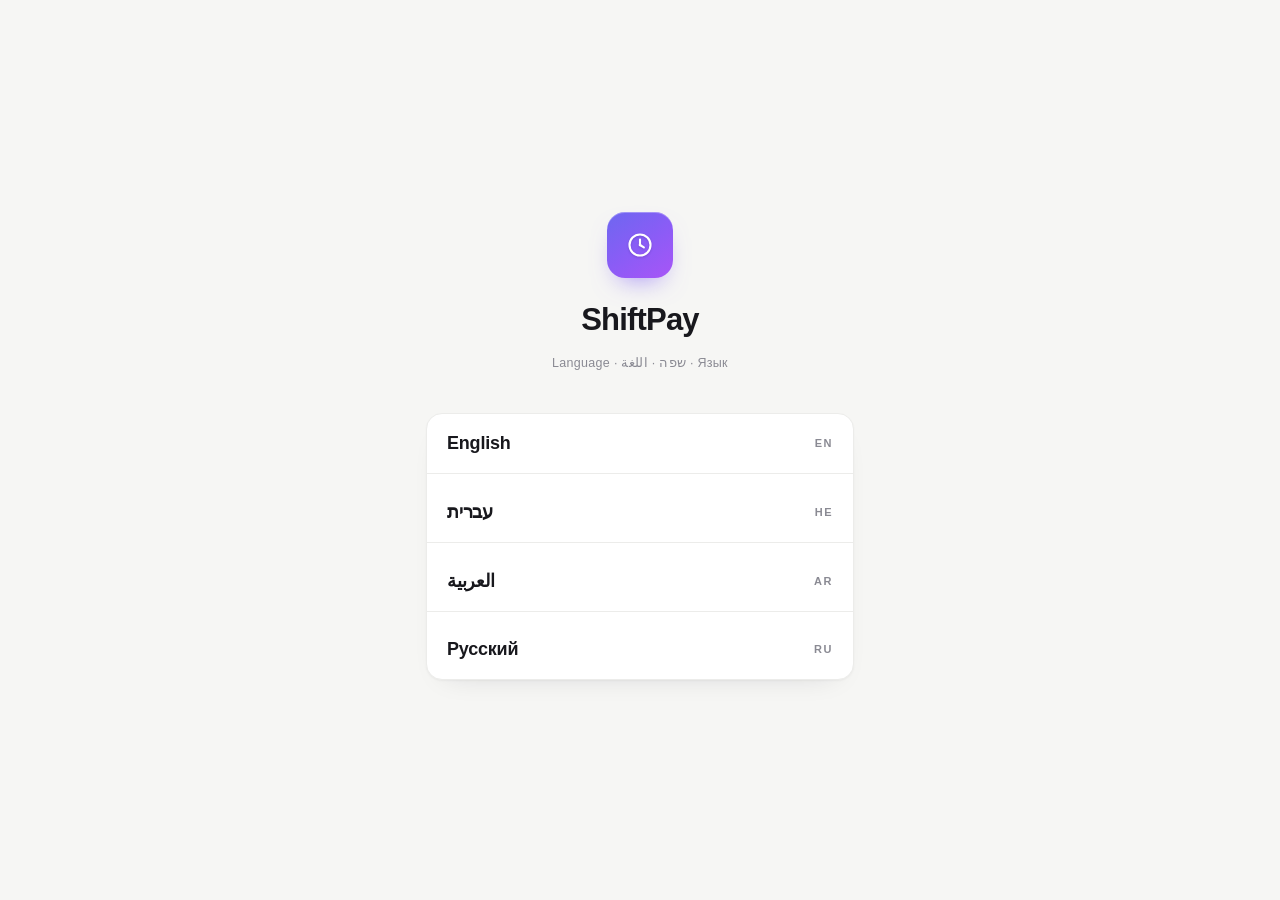
<file: index.html>
<!DOCTYPE html>
<html lang="en">
<head>
  <meta charset="UTF-8" />
  <meta name="viewport" content="width=device-width, initial-scale=1.0, viewport-fit=cover" />
  <meta name="theme-color" content="#f6f6f4" />
  <meta name="format-detection" content="telephone=no" />
  <meta name="description" content="Track shifts and calculate your salary with morning, evening and night rates." />
  <meta name="apple-mobile-web-app-capable" content="yes" />
  <meta name="mobile-web-app-capable" content="yes" />
  <meta name="apple-mobile-web-app-status-bar-style" content="default" />
  <meta name="apple-mobile-web-app-title" content="ShiftPay" />
  <title>ShiftPay — Salary Calculator</title>
  <link rel="manifest" href="manifest.webmanifest" />
  <link rel="icon" href="icons/icon-192.png" />
  <link rel="apple-touch-icon" href="icons/icon-192.png" />
  <link rel="stylesheet" href="styles.css" />
</head>
<body>

  <!-- ============ LANGUAGE SELECT (first run) ============ -->
  <section id="lang-screen" class="screen lang-screen" hidden>
    <div class="lang-hero">
      <div class="onb-logo"><svg viewBox="0 0 24 24" width="30" height="30" fill="none" stroke="currentColor" stroke-width="1.7" stroke-linecap="round" stroke-linejoin="round"><circle cx="12" cy="12" r="8.4"/><path d="M12 7.6V12l3.1 1.9"/><circle cx="12" cy="12" r="1.05" fill="currentColor" stroke="none"/></svg></div>
      <h1>ShiftPay</h1>
      <p class="lang-title">Language · שפה · اللغة · Язык</p>
    </div>
    <div id="lang-grid" class="lang-grid"></div>
  </section>

  <!-- ============ ONBOARDING ============ -->
  <section id="onboarding" class="screen onboarding" hidden>
    <div class="onb-hero">
      <div class="onb-logo"><svg viewBox="0 0 24 24" width="30" height="30" fill="none" stroke="currentColor" stroke-width="1.7" stroke-linecap="round" stroke-linejoin="round"><circle cx="12" cy="12" r="8.4"/><path d="M12 7.6V12l3.1 1.9"/><circle cx="12" cy="12" r="1.05" fill="currentColor" stroke="none"/></svg></div>
      <h1>ShiftPay</h1>
      <p class="onb-sub" data-i18n="onb_tagline">Track your shifts. Know your pay — to the minute.</p>
    </div>

    <form id="onb-form" class="onb-card" autocomplete="off">
      <label class="field">
        <span class="field-label"><span data-i18n="onb_name">Your name</span> <span class="req">*</span></span>
        <input id="onb-name" type="text" inputmode="text" placeholder="e.g. Alex" data-i18n-ph="onb_name_ph" required maxlength="40" />
      </label>

      <label class="field">
        <span class="field-label"><span data-i18n="onb_wage">Hourly wage</span> <span class="req">*</span></span>
        <div class="rate-row">
          <input id="onb-currency" class="cur-input" type="text" value="₪" maxlength="3" aria-label="Currency symbol" />
          <input id="onb-rate" type="number" inputmode="decimal" placeholder="0.00" min="0" step="0.01" required />
          <span class="rate-suffix">/hr</span>
        </div>
        <span class="field-hint" data-i18n="onb_hint">Everything builds on this: daily 100/125/150% tiers, the Friday weekly-42 h rule, paid vacation (8.6 h) and unpaid breaks.</span>
      </label>

      <button type="submit" class="btn-primary btn-block" data-i18n="onb_start">Get started →</button>
    </form>

    <div class="onb-rates">
      <div class="rate-chip"><span class="dot dot-morning"></span><span data-i18n="chip_morning">Morning · tiered</span></div>
      <div class="rate-chip"><span class="dot dot-evening"></span><span data-i18n="chip_evening">Evening · 125→150%</span></div>
      <div class="rate-chip"><span class="dot dot-night"></span><span data-i18n="chip_night">Night · 150%</span></div>
      <div class="rate-chip"><span class="dot dot-friday"></span><span data-i18n="chip_friday">Friday · 42h weekly</span></div>
      <div class="rate-chip"><span class="dot dot-vac"></span><span data-i18n="chip_vacation">Vacation · 8.6h</span></div>
    </div>
  </section>

  <!-- ============ MAIN APP ============ -->
  <main id="app" class="screen" hidden>
    <!-- Hero header with month summary -->
    <header class="hero">
      <div class="hero-top">
        <div class="greet">
          <span class="greet-hi" id="greet-hi">Hi, there 👋</span>
        </div>
        <button id="btn-settings" class="icon-btn" aria-label="Settings"><svg viewBox="0 0 24 24" width="20" height="20" fill="none" stroke="currentColor" stroke-width="1.6" stroke-linecap="round" stroke-linejoin="round"><circle cx="12" cy="12" r="3"/><path d="M19.4 15a1.65 1.65 0 0 0 .33 1.82l.06.06a2 2 0 1 1-2.83 2.83l-.06-.06a1.65 1.65 0 0 0-1.82-.33 1.65 1.65 0 0 0-1 1.51V21a2 2 0 0 1-4 0v-.09A1.65 1.65 0 0 0 9 19.4a1.65 1.65 0 0 0-1.82.33l-.06.06a2 2 0 1 1-2.83-2.83l.06-.06a1.65 1.65 0 0 0 .33-1.82 1.65 1.65 0 0 0-1.51-1H3a2 2 0 0 1 0-4h.09A1.65 1.65 0 0 0 4.6 9a1.65 1.65 0 0 0-.33-1.82l-.06-.06a2 2 0 1 1 2.83-2.83l.06.06a1.65 1.65 0 0 0 1.82.33H9a1.65 1.65 0 0 0 1-1.51V3a2 2 0 0 1 4 0v.09a1.65 1.65 0 0 0 1 1.51 1.65 1.65 0 0 0 1.82-.33l.06-.06a2 2 0 1 1 2.83 2.83l-.06.06a1.65 1.65 0 0 0-.33 1.82V9a1.65 1.65 0 0 0 1.51 1H21a2 2 0 0 1 0 4h-.09a1.65 1.65 0 0 0-1.51 1z"/></svg></button>
      </div>

      <div class="month-nav">
        <button id="prev-month" class="icon-btn ghost" aria-label="Previous month">‹</button>
        <button id="month-label" class="month-label" aria-label="Jump to today">June 2026</button>
        <button id="next-month" class="icon-btn ghost" aria-label="Next month">›</button>
      </div>

      <div class="summary">
        <div class="summary-main">
          <span class="summary-cap" data-i18n="earned">Earned this month</span>
          <span id="month-total" class="summary-amount">₪0.00</span>
          <button id="month-net-toggle" class="summary-net-row" hidden aria-expanded="false">
            <span class="summary-net-cap" data-i18n="net_pay">Net pay (est.)</span>
            <span id="month-net" class="summary-net-amount">₪0.00</span>
          </button>
        </div>
        <div class="summary-stats">
          <div class="stat"><span id="month-hours" class="stat-num">0</span><span class="stat-cap" data-i18n="stat_hours">hours</span></div>
          <div class="stat"><span id="month-shifts" class="stat-num">0</span><span class="stat-cap" data-i18n="stat_shifts">entries</span></div>
        </div>
      </div>

      <div id="net-breakdown" class="net-breakdown" hidden>
        <div class="nb-row"><span data-i18n="nb_tax">Income tax</span><span id="nb-tax">₪0.00</span></div>
        <div class="nb-row"><span data-i18n="nb_ni">National Insurance</span><span id="nb-ni">₪0.00</span></div>
        <div class="nb-row"><span data-i18n="nb_health">Health tax</span><span id="nb-health">₪0.00</span></div>
        <div class="nb-row" id="nb-pension-row"><span data-i18n="nb_pension">Pension</span><span id="nb-pension">₪0.00</span></div>
        <div class="nb-row nb-total"><span data-i18n="nb_net">Net pay</span><span id="nb-net">₪0.00</span></div>
        <p class="field-hint" data-i18n="tax_disclaimer">Estimate only, based on 2026 national rates — not a substitute for your real payslip.</p>
      </div>
    </header>

    <!-- Calendar / List -->
    <section class="cal-wrap">
      <div class="seg view-seg" id="view-seg" role="group" aria-label="View">
        <button class="seg-btn" data-view="list" aria-pressed="true" data-i18n="view_list">List</button>
        <button class="seg-btn" data-view="calendar" aria-pressed="false" data-i18n="view_calendar">Calendar</button>
      </div>

      <div id="calendar-view" hidden>
        <div class="weekdays" id="weekdays"></div>
        <div id="calendar" class="calendar"></div>
      </div>

      <div id="table-view">
        <div id="month-table" class="month-table"></div>
      </div>

      <p id="empty-hint" class="empty-hint" hidden data-i18n-html="empty_hint">No shifts this month yet.<br/>Tap <b>any day</b> above — or <b>＋ Today</b> — to log your first shift.</p>
      <p class="cal-tip" data-i18n="cal_tip">Tap any day to add or edit a shift.</p>
    </section>

    <!-- Rate legend -->
    <section class="legend">
      <div class="legend-item"><span class="dot dot-morning"></span><b data-i18n="leg_morning">Morning</b><span data-i18n="leg_d_morning">9h 100% · +2h 125% · then 150%</span></div>
      <div class="legend-item"><span class="dot dot-evening"></span><b data-i18n="leg_evening">Evening</b><span data-i18n="leg_d_evening">until 23:00 125% · 23:00+ 150%</span></div>
      <div class="legend-item"><span class="dot dot-night"></span><b data-i18n="leg_night">Night</b><span data-i18n="leg_d_night">every hour 150%</span></div>
      <div class="legend-item"><span class="dot dot-friday"></span><b data-i18n="leg_friday">Friday</b><span data-i18n="leg_d_friday">completes 42h/week 100% · +2h 125% · then 150%</span></div>
      <div class="legend-item"><span class="dot dot-vac"></span><b data-i18n="leg_vacation">Vacation</b><span data-i18n="leg_d_vacation">8.6h × wage @ 100%</span></div>
      <div class="legend-item"><span class="dot dot-sick"></span><b data-i18n="leg_sick">Sick</b><span data-i18n="leg_d_sick">day 1: 0% · 2–3: 50% · 4+: 100% (8.6h)</span></div>
      <div class="legend-foot" data-i18n="leg_foot">Unpaid break removed from the lowest-rate hours: 45 min/day · 15 min on Friday.</div>
    </section>

    <button id="fab-today" class="fab" aria-label="Add a shift for today" data-i18n="fab_today">＋ Today</button>
  </main>

  <!-- ============ SHIFT EDITOR (bottom sheet) ============ -->
  <div id="sheet-backdrop" class="backdrop" hidden></div>
  <section id="sheet" class="sheet" hidden aria-modal="true" role="dialog">
    <div class="sheet-handle"></div>
    <header class="sheet-head">
      <h2 id="sheet-date">Shift</h2>
      <button id="sheet-close" class="icon-btn" aria-label="Close">✕</button>
    </header>

    <div class="sheet-body">
      <!-- Day mode: worked shift vs paid vacation -->
      <div class="seg" id="mode-seg" role="group" aria-label="Day type">
        <button class="seg-btn" data-mode="work" aria-pressed="true" data-i18n="mode_work">Work shift</button>
        <button class="seg-btn" data-mode="vacation" aria-pressed="false" data-i18n="mode_vacation">Vacation</button>
        <button class="seg-btn" data-mode="sick" aria-pressed="false" data-i18n="mode_sick">Sick</button>
      </div>

      <!-- WORK fields -->
      <div id="work-fields">
        <p id="friday-note" class="info-note" hidden data-i18n-html="friday_note"><b>Friday</b> — paid by the weekly 42 h rule.</p>

        <div class="seg" id="type-seg" role="group" aria-label="Shift type">
          <button class="seg-btn" data-type="morning" aria-pressed="false"><span class="dot dot-morning"></span><span data-i18n="type_morning">Morning</span></button>
          <button class="seg-btn" data-type="evening" aria-pressed="false"><span class="dot dot-evening"></span><span data-i18n="type_evening">Evening</span></button>
          <button class="seg-btn" data-type="night" aria-pressed="false"><span class="dot dot-night"></span><span data-i18n="type_night">Night</span></button>
        </div>

        <div class="time-row">
          <label class="field">
            <span class="field-label" data-i18n="f_start">Start</span>
            <input id="in-start" type="time" value="07:00" step="60" aria-label="Shift start time" />
          </label>
          <label class="field">
            <span class="field-label" data-i18n="f_end">End</span>
            <input id="in-end" type="time" value="16:00" step="60" aria-label="Shift end time" />
          </label>
        </div>
        <p class="time-tip" data-i18n="time_tip">Tap a field to pick the time. End before start = ends next day.</p>
        <p id="crosses-midnight" class="midnight-note" hidden data-i18n="midnight">Ends next day (crosses midnight) 🌓</p>
      </div>

      <!-- VACATION info -->
      <p id="vacation-note" class="info-note" hidden data-i18n-html="vacation_note"><b>Paid vacation</b> — pays 8.6 h × your hourly wage at 100%.</p>

      <!-- SICK info -->
      <p id="sick-note" class="info-note" hidden data-i18n-html="sick_note"><b>Paid sick leave</b> — by consecutive days: day 1 = 0%, days 2–3 = 50%, day 4+ = 100% of 8.6 h. Fri/Sat aren’t paid or counted, but don’t break the run.</p>

      <label class="field">
        <span class="field-label"><span data-i18n="note">Note</span> <span class="opt" data-i18n="note_opt">(optional)</span></span>
        <input id="in-note" type="text" placeholder="e.g. covered for Sam" data-i18n-ph="note_ph" maxlength="60" />
      </label>

      <!-- Live preview -->
      <div id="preview" class="preview">
        <div class="preview-top">
          <span id="prev-type" class="prev-type">Morning</span>
          <span id="prev-pay" class="prev-pay">₪0.00</span>
        </div>
        <div id="prev-bars" class="prev-bars"></div>
        <div id="prev-rows" class="prev-rows"></div>
      </div>

      <div class="sheet-actions">
        <button id="btn-delete" class="btn-ghost-danger" hidden data-i18n="btn_delete">Delete</button>
        <button id="btn-save" class="btn-primary btn-grow" data-i18n="btn_save">Save</button>
      </div>
    </div>
  </section>

  <!-- ============ SETTINGS (bottom sheet) ============ -->
  <div id="set-backdrop" class="backdrop" hidden></div>
  <section id="settings" class="sheet" hidden aria-modal="true" role="dialog">
    <div class="sheet-handle"></div>
    <header class="sheet-head set-head">
      <div class="set-brand">
        <span class="onb-logo set-logo"><svg viewBox="0 0 24 24" width="20" height="20" fill="none" stroke="currentColor" stroke-width="1.7" stroke-linecap="round" stroke-linejoin="round"><circle cx="12" cy="12" r="8.4"/><path d="M12 7.6V12l3.1 1.9"/><circle cx="12" cy="12" r="1.05" fill="currentColor" stroke="none"/></svg></span>
        <h2 data-i18n="set_title">Settings</h2>
      </div>
      <button id="set-close" class="icon-btn" aria-label="Close">✕</button>
    </header>
    <div class="sheet-body">

      <section class="set-section">
        <div class="set-section-head">
          <span class="set-ico"><svg viewBox="0 0 24 24" width="17" height="17" fill="none" stroke="currentColor" stroke-width="1.7" stroke-linecap="round" stroke-linejoin="round"><path d="M7 18a4 4 0 0 1-.5-7.97A5 5 0 0 1 16 9.2 3.5 3.5 0 0 1 17 18z"/></svg></span>
          <div class="set-section-title" data-i18n="acc_title">Account</div>
        </div>
        <div id="acc-signedout">
          <button id="btn-signin" class="btn-ghost btn-block" data-i18n="acc_signin">Sign in / Create account</button>
        </div>
        <div id="acc-signedin" hidden>
          <p class="acc-email" id="acc-email"></p>
          <p class="acc-sync" id="acc-sync"></p>
          <button id="btn-admin" class="btn-ghost btn-block" hidden data-i18n="admin_open">View all users (admin)</button>
          <button id="btn-signout" class="btn-ghost-danger btn-block" data-i18n="acc_signout">Sign out</button>
        </div>
      </section>

      <section class="set-section">
        <div class="set-section-head">
          <span class="set-ico"><svg viewBox="0 0 24 24" width="17" height="17" fill="none" stroke="currentColor" stroke-width="1.7" stroke-linecap="round" stroke-linejoin="round"><circle cx="12" cy="8" r="3.2"/><path d="M5.5 19a6.5 6.5 0 0 1 13 0"/></svg></span>
          <div class="set-section-title" data-i18n="set_sec_profile">Profile</div>
        </div>
        <label class="field">
          <span class="field-label" data-i18n="set_name">Name</span>
          <input id="set-name" type="text" maxlength="40" />
        </label>
        <label class="field">
          <span class="field-label" data-i18n="set_wage">Hourly wage</span>
          <div class="rate-row">
            <input id="set-currency" class="cur-input" type="text" maxlength="3" />
            <input id="set-rate" type="number" inputmode="decimal" min="0" step="0.01" />
            <span class="rate-suffix">/hr</span>
          </div>
          <span class="field-hint" data-i18n="set_wage_hint">Changing your wage affects only new shifts — past days keep the wage they were saved with.</span>
        </label>
      </section>

      <section class="set-section">
        <div class="set-section-head">
          <span class="set-ico"><svg viewBox="0 0 24 24" width="17" height="17" fill="none" stroke="currentColor" stroke-width="1.7" stroke-linecap="round" stroke-linejoin="round"><line x1="6" y1="18" x2="18" y2="6"/><circle cx="7.5" cy="7.5" r="1.6"/><circle cx="16.5" cy="16.5" r="1.6"/></svg></span>
          <div class="set-section-titles">
            <div class="set-section-title" data-i18n="tax_title">Tax &amp; deductions</div>
            <div class="set-section-sub" data-i18n="tax_hint">Estimate income tax, National Insurance, health tax &amp; pension — see net pay, not just gross.</div>
          </div>
        </div>

        <div class="field">
          <span class="field-label" data-i18n="tax_enable">Calculate net pay</span>
          <div class="seg" id="tax-en-seg" role="group" aria-label="Enable tax calculation">
            <button type="button" class="seg-btn" data-val="0" aria-pressed="true" data-i18n="opt_no">No</button>
            <button type="button" class="seg-btn" data-val="1" aria-pressed="false" data-i18n="opt_yes">Yes</button>
          </div>
        </div>

        <div id="tax-fields" hidden>
          <label class="field">
            <span class="field-label" data-i18n="tax_credit_points">Tax credit points</span>
            <input id="tax-credit-points" type="number" inputmode="decimal" min="0" step="0.25" />
            <span class="field-hint" data-i18n="tax_credit_points_hint">Standard is 2.25 — women get +0.5 (2.75). Check Form 101 or a payslip if unsure.</span>
          </label>

          <div class="field">
            <span class="field-label" data-i18n="tax_periphery_enable">Development-town / periphery tax reduction?</span>
            <div class="seg" id="tax-periphery-seg" role="group" aria-label="Periphery tax reduction">
              <button type="button" class="seg-btn" data-val="0" aria-pressed="true" data-i18n="opt_no">No</button>
              <button type="button" class="seg-btn" data-val="1" aria-pressed="false" data-i18n="opt_yes">Yes</button>
            </div>
            <span class="field-hint" data-i18n="tax_periphery_enable_hint">A discount on the tax itself for residents of certain settlements (Negev/Galilee development towns, border communities, Eilat…), per the Tax Authority's list.</span>
          </div>
          <label class="field" id="tax-periphery-rate-field" hidden>
            <span class="field-label" data-i18n="tax_periphery_rate">Discount percentage</span>
            <div class="rate-row">
              <input id="tax-periphery-rate" type="number" inputmode="decimal" min="0" max="25" step="0.5" />
              <span class="rate-suffix">%</span>
            </div>
            <span class="field-hint" data-i18n="tax_periphery_rate_hint">Commonly 7–20% depending on the settlement — check your Tax Authority certificate or payslip. Applies up to ₪22,380/month of income.</span>
          </label>

          <div class="field">
            <span class="field-label" data-i18n="tax_pension_enable">Pension deduction</span>
            <div class="seg" id="pension-en-seg" role="group" aria-label="Pension deduction">
              <button type="button" class="seg-btn" data-val="0" aria-pressed="false" data-i18n="opt_no">No</button>
              <button type="button" class="seg-btn" data-val="1" aria-pressed="true" data-i18n="opt_yes">Yes</button>
            </div>
          </div>
          <label class="field" id="pension-rate-field">
            <span class="field-label" data-i18n="tax_pension_rate">Pension rate (your share)</span>
            <div class="rate-row">
              <input id="tax-pension-rate" type="number" inputmode="decimal" min="0" max="100" step="0.1" />
              <span class="rate-suffix">%</span>
            </div>
            <span class="field-hint" data-i18n="tax_pension_rate_hint">The mandatory standard rate is 6%.</span>
          </label>

          <div class="field">
            <span class="field-label" data-i18n="tax_second_job">Do you have a second job?</span>
            <div class="seg" id="tax-2nd-seg" role="group" aria-label="Second job">
              <button type="button" class="seg-btn" data-val="0" aria-pressed="true" data-i18n="opt_no">No</button>
              <button type="button" class="seg-btn" data-val="1" aria-pressed="false" data-i18n="opt_yes">Yes</button>
            </div>
          </div>

          <div id="tax-2nd-fields" hidden>
            <div class="field">
              <span class="field-label" data-i18n="tax_is_primary">Is the job tracked in this app your primary employer?</span>
              <div class="seg" id="tax-primary-seg" role="group" aria-label="Is this job your primary employer">
                <button type="button" class="seg-btn" data-val="1" aria-pressed="true" data-i18n="opt_yes">Yes</button>
                <button type="button" class="seg-btn" data-val="0" aria-pressed="false" data-i18n="opt_no">No</button>
              </div>
              <span class="field-hint" data-i18n="tax_is_primary_hint">Your primary employer is the one that gets your full tax credit points and the reduced National Insurance rate.</span>
            </div>

            <label class="field" id="tax-primary-gross-field">
              <span class="field-label" data-i18n="tax_primary_gross">Gross monthly salary at your primary employer</span>
              <div class="rate-row">
                <input id="tax-primary-gross" type="number" inputmode="decimal" min="0" step="0.01" />
                <span class="rate-suffix" id="tax-primary-gross-cur">₪</span>
              </div>
            </label>

            <div class="field">
              <span class="field-label" data-i18n="tax_coordination">Do you have tax coordination (תיאום מס)?</span>
              <div class="seg" id="tax-coord-seg" role="group" aria-label="Tax coordination">
                <button type="button" class="seg-btn" data-val="0" aria-pressed="true" data-i18n="opt_no">No</button>
                <button type="button" class="seg-btn" data-val="1" aria-pressed="false" data-i18n="opt_yes">Yes</button>
              </div>
              <span class="field-hint" data-i18n="tax_coordination_hint">Without it, your second job must withhold tax at a flat 47%, by law.</span>
            </div>

            <div class="field">
              <span class="field-label" data-i18n="tax_ni_coordination">Do you have National Insurance coordination (תיאום דמי ביטוח)?</span>
              <div class="seg" id="ni-coord-seg" role="group" aria-label="National Insurance coordination">
                <button type="button" class="seg-btn" data-val="0" aria-pressed="true" data-i18n="opt_no">No</button>
                <button type="button" class="seg-btn" data-val="1" aria-pressed="false" data-i18n="opt_yes">Yes</button>
              </div>
              <span class="field-hint" data-i18n="tax_ni_coordination_hint">Without it, your second job pays the full National Insurance rate on all of its pay.</span>
            </div>
          </div>

          <p class="info-note" data-i18n-html="tax_tips">Tips</p>
          <p class="field-hint" data-i18n="tax_disclaimer">Estimate only, based on 2026 national rates — not a substitute for your real payslip.</p>
        </div>
      </section>

      <section class="set-section">
        <div class="set-section-head">
          <span class="set-ico"><svg viewBox="0 0 24 24" width="17" height="17" fill="none" stroke="currentColor" stroke-width="1.7" stroke-linecap="round" stroke-linejoin="round"><circle cx="12" cy="12" r="8.5"/><path d="M12 8.2v7.6M8.2 12h7.6"/></svg></span>
          <div class="set-section-titles">
            <div class="set-section-title" data-i18n="ex_title">Extra payments</div>
            <div class="set-section-sub" data-i18n="ex_hint">Travel, meals, allowances… added to your monthly total.</div>
          </div>
        </div>
        <div id="extras-list"></div>
        <button id="btn-add-extra" class="btn-ghost" data-i18n="ex_add">+ Add payment</button>
      </section>

      <section class="set-section">
        <div class="set-section-head">
          <span class="set-ico"><svg viewBox="0 0 24 24" width="17" height="17" fill="none" stroke="currentColor" stroke-width="1.7" stroke-linecap="round" stroke-linejoin="round"><path d="M4 8h8M16 8h4M4 16h4M12 16h8"/><circle cx="14" cy="8" r="2"/><circle cx="10" cy="16" r="2"/></svg></span>
          <div class="set-section-title" data-i18n="set_sec_prefs">Preferences</div>
        </div>
        <div class="field">
          <span class="field-label" data-i18n="set_lang">Language</span>
          <div id="lang-seg" class="lang-grid lang-grid-sm"></div>
        </div>
        <div class="field">
          <span class="field-label" data-i18n="set_appear">Appearance</span>
          <div class="seg" id="theme-seg" role="group" aria-label="Theme">
            <button class="seg-btn" data-theme="system" aria-pressed="false" data-i18n="th_auto">Auto</button>
            <button class="seg-btn" data-theme="light" aria-pressed="false" data-i18n="th_light">Light</button>
            <button class="seg-btn" data-theme="dark" aria-pressed="false" data-i18n="th_dark">Dark</button>
          </div>
        </div>
      </section>

      <button id="set-save" class="btn-primary btn-block" data-i18n="set_save">Save changes</button>

      <section class="set-section">
        <div class="set-section-head">
          <span class="set-ico"><svg viewBox="0 0 24 24" width="17" height="17" fill="none" stroke="currentColor" stroke-width="1.7" stroke-linecap="round" stroke-linejoin="round"><path d="M7 18a4 4 0 0 1-.5-7.97A5 5 0 0 1 16 9.2 3.5 3.5 0 0 1 17 18"/><path d="M12 11v6M9.5 13.4 12 11l2.5 2.4"/></svg></span>
          <div class="set-section-titles">
            <div class="set-section-title" data-i18n="set_backup">Cloud backup</div>
            <div class="set-section-sub" data-i18n="backup_hint">Save a copy to Google Drive / iCloud / Files, then load it on any device.</div>
          </div>
        </div>
        <button id="btn-backup" class="btn-ghost" data-i18n="backup_save">Back up my data</button>
        <button id="btn-restore" class="btn-ghost" data-i18n="restore_btn">Restore from a backup</button>
        <input id="restore-file" type="file" accept="application/json,.json" hidden />
      </section>

      <section class="set-section">
        <div class="set-section-head">
          <span class="set-ico"><svg viewBox="0 0 24 24" width="17" height="17" fill="none" stroke="currentColor" stroke-width="1.7" stroke-linecap="round" stroke-linejoin="round"><ellipse cx="12" cy="6" rx="7" ry="2.6"/><path d="M5 6v6c0 1.4 3.1 2.6 7 2.6s7-1.2 7-2.6V6M5 12v6c0 1.4 3.1 2.6 7 2.6s7-1.2 7-2.6v-6"/></svg></span>
          <div class="set-section-title" data-i18n="set_sec_data">Data</div>
        </div>
        <button id="btn-export-csv" class="btn-ghost" data-i18n="exp_csv">Export this month (CSV)</button>
        <button id="btn-clear" class="btn-ghost-danger btn-block" data-i18n="erase">Erase all data</button>
      </section>

      <p class="version" data-i18n="version">ShiftPay · works offline · data stays on this device</p>
      <p class="version" id="app-build" style="opacity:.55"></p>
    </div>
  </section>

  <!-- ============ SIGN IN (required gate screen) ============ -->
  <section id="auth-screen" class="screen onboarding" hidden>
    <div class="onb-hero">
      <div class="onb-logo"><svg viewBox="0 0 24 24" width="30" height="30" fill="none" stroke="currentColor" stroke-width="1.7" stroke-linecap="round" stroke-linejoin="round"><circle cx="12" cy="12" r="8.4"/><path d="M12 7.6V12l3.1 1.9"/><circle cx="12" cy="12" r="1.05" fill="currentColor" stroke="none"/></svg></div>
      <h1>ShiftPay</h1>
      <p class="onb-sub" id="auth-title" data-i18n="auth_do_in">Sign in</p>
    </div>
    <div class="onb-card">
      <p class="field-hint" data-i18n="auth_sub">Your shifts are saved online and available on any device you sign in to.</p>
      <label class="field">
        <span class="field-label" data-i18n="auth_email">Email</span>
        <input id="auth-email" type="email" inputmode="email" autocomplete="email" autocapitalize="none" spellcheck="false" placeholder="you@example.com" />
      </label>
      <label class="field">
        <span class="field-label" data-i18n="auth_pass">Password</span>
        <input id="auth-pass" type="password" autocomplete="current-password" />
        <span class="field-hint" id="auth-pass-hint" data-i18n="auth_pass_hint" hidden>At least 6 characters.</span>
      </label>
      <button id="auth-forgot" type="button" class="link-btn" data-i18n="auth_forgot">Forgot password?</button>
      <p id="auth-error" class="auth-error" hidden></p>
      <p id="auth-reset-sent" class="field-hint" hidden data-i18n="auth_reset_sent">Password reset email sent — check your inbox (and spam folder).</p>
      <button id="auth-submit" class="btn-primary btn-block" data-i18n="auth_do_in">Sign in</button>
      <button id="auth-toggle" class="link-btn" data-i18n="auth_switch_up">New here? Create an account</button>
    </div>
  </section>

  <!-- ============ ADMIN: ALL USERS (bottom sheet) ============ -->
  <div id="admin-backdrop" class="backdrop" hidden></div>
  <section id="admin-sheet" class="sheet" hidden aria-modal="true" role="dialog">
    <div class="sheet-handle"></div>
    <header class="sheet-head">
      <h2><span data-i18n="admin_title">All users</span> · <span id="admin-count"></span></h2>
      <button id="admin-close" class="icon-btn" aria-label="Close">✕</button>
    </header>
    <div class="sheet-body">
      <div id="admin-list-view">
        <div id="admin-list"></div>
      </div>
      <div id="admin-detail-view" hidden>
        <button id="admin-back" class="btn-ghost" data-i18n="admin_back">‹ Back to all users</button>
        <div class="admin-detail-head">
          <div class="admin-detail-name" id="admin-detail-name"></div>
          <div class="admin-detail-email" id="admin-detail-email"></div>
          <button id="admin-block-btn" type="button" class="btn-ghost-danger" data-i18n="admin_block">Block user</button>
        </div>
        <div class="month-nav">
          <button id="admin-prev-month" class="icon-btn ghost" aria-label="Previous month">‹</button>
          <button id="admin-month-label" class="month-label" aria-label="Jump to today">June 2026</button>
          <button id="admin-next-month" class="icon-btn ghost" aria-label="Next month">›</button>
        </div>
        <div class="summary">
          <div class="summary-main">
            <span class="summary-cap" data-i18n="earned">Earned this month</span>
            <span id="admin-month-total" class="summary-amount">₪0.00</span>
          </div>
          <div class="summary-stats">
            <div class="stat"><span id="admin-month-hours" class="stat-num">0</span><span class="stat-cap" data-i18n="stat_hours">hours</span></div>
            <div class="stat"><span id="admin-month-shifts" class="stat-num">0</span><span class="stat-cap" data-i18n="stat_shifts">entries</span></div>
          </div>
        </div>
        <div id="admin-month-table" class="month-table"></div>
      </div>
    </div>
  </section>

  <!-- toast -->
  <div id="toast" class="toast" hidden></div>

  <script>window.FIREBASE = { apiKey: "AIzaSyC5pa4xZ3k_jmD3BaNcysnYISYwh1e2n6w", projectId: "shiftpay-79918" };</script>
  <script src="calc.js"></script>
  <script src="tax.js"></script>
  <script src="i18n.js"></script>
  <script src="cloud.js"></script>
  <script src="app.js"></script>
</body>
</html>
</file>
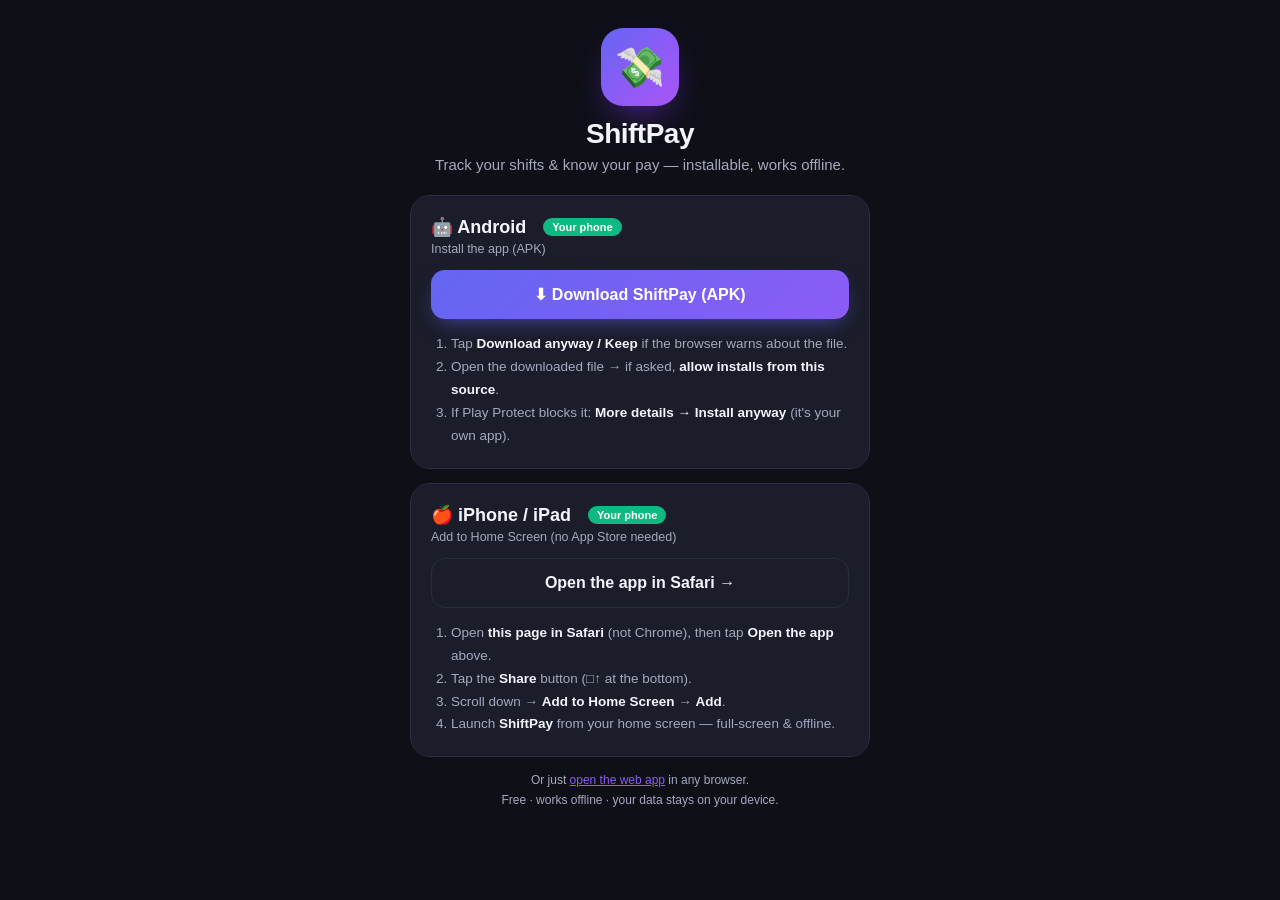
<file: install.html>
<!DOCTYPE html>
<html lang="en">
<head>
<meta charset="UTF-8" />
<meta name="viewport" content="width=device-width, initial-scale=1, viewport-fit=cover" />
<title>Get ShiftPay</title>
<link rel="icon" href="icons/icon-192.png" />
<style>
  :root{--brand:#6366f1;--brand2:#8b5cf6;--money:#10b981;--bg:#0e0f17;--card:#1b1d2b;--text:#f3f4fb;--dim:#a4a9bd;--border:#2a2d40}
  *{box-sizing:border-box;-webkit-tap-highlight-color:transparent}
  body{margin:0;font-family:-apple-system,BlinkMacSystemFont,"Segoe UI",Roboto,Arial,sans-serif;background:var(--bg);color:var(--text);min-height:100dvh;display:flex;flex-direction:column;align-items:center;padding:28px 18px calc(env(safe-area-inset-bottom,0) + 28px)}
  .wrap{width:100%;max-width:460px}
  .hero{text-align:center;margin-bottom:22px}
  .logo{width:78px;height:78px;margin:0 auto 12px;display:grid;place-items:center;font-size:40px;background:linear-gradient(135deg,#6366f1,#8b5cf6,#a855f7);border-radius:22px;box-shadow:0 16px 36px -12px rgba(124,58,237,.6)}
  h1{margin:0;font-size:28px;letter-spacing:-.5px}
  .sub{color:var(--dim);margin:6px 0 0;font-size:15px}
  .card{background:var(--card);border:1px solid var(--border);border-radius:20px;padding:20px;margin-bottom:14px}
  .card.dim{opacity:.6}
  .card h2{margin:0 0 4px;font-size:18px;display:flex;align-items:center;gap:9px}
  .card .for{font-size:12.5px;color:var(--dim);margin-bottom:14px}
  .btn{display:block;text-align:center;text-decoration:none;background:linear-gradient(135deg,#6366f1,#8b5cf6);color:#fff;font-weight:800;font-size:16px;padding:15px;border-radius:14px;box-shadow:0 8px 20px -8px rgba(99,102,241,.7)}
  .btn.alt{background:transparent;border:1.5px solid var(--border);color:var(--text);box-shadow:none}
  .btn:active{transform:scale(.98)}
  ol{margin:14px 0 0;padding-inline-start:20px;color:var(--dim);font-size:13.5px;line-height:1.7}
  ol b{color:var(--text)}
  .badge{display:inline-block;font-size:11px;font-weight:700;color:#fff;background:var(--money);padding:3px 9px;border-radius:999px;margin-inline-start:8px;vertical-align:middle}
  .foot{text-align:center;color:var(--dim);font-size:12px;margin-top:8px;line-height:1.6}
  .foot a{color:var(--brand2)}
</style>
</head>
<body>
  <div class="wrap">
    <div class="hero">
      <div class="logo">💸</div>
      <h1>ShiftPay</h1>
      <p class="sub">Track your shifts &amp; know your pay — installable, works offline.</p>
    </div>

    <!-- ANDROID -->
    <div class="card" id="card-android">
      <h2>🤖 Android <span class="badge" id="badge-a" hidden>Your phone</span></h2>
      <div class="for">Install the app (APK)</div>
      <a class="btn" href="ShiftPay.apk" download>⬇ Download ShiftPay (APK)</a>
      <ol>
        <li>Tap <b>Download anyway / Keep</b> if the browser warns about the file.</li>
        <li>Open the downloaded file → if asked, <b>allow installs from this source</b>.</li>
        <li>If Play Protect blocks it: <b>More details → Install anyway</b> (it's your own app).</li>
      </ol>
    </div>

    <!-- IPHONE -->
    <div class="card" id="card-ios">
      <h2>🍎 iPhone / iPad <span class="badge" id="badge-i" hidden>Your phone</span></h2>
      <div class="for">Add to Home Screen (no App Store needed)</div>
      <a class="btn alt" href="./" id="open-app">Open the app in Safari →</a>
      <ol>
        <li>Open <b>this page in Safari</b> (not Chrome), then tap <b>Open the app</b> above.</li>
        <li>Tap the <b>Share</b> button (□↑ at the bottom).</li>
        <li>Scroll down → <b>Add to Home Screen</b> → <b>Add</b>.</li>
        <li>Launch <b>ShiftPay</b> from your home screen — full‑screen &amp; offline.</li>
      </ol>
    </div>

    <p class="foot">
      Or just <a href="./">open the web app</a> in any browser.<br/>
      Free · works offline · your data stays on your device.
    </p>
  </div>

  <script>
    (function(){
      var ua = navigator.userAgent || "";
      var isIOS = /iPhone|iPad|iPod/i.test(ua) || (navigator.platform==='MacIntel' && navigator.maxTouchPoints>1);
      var isAndroid = /Android/i.test(ua);
      if (isAndroid) { document.getElementById('badge-a').hidden=false; document.getElementById('card-ios').classList.add('dim'); }
      else if (isIOS) { document.getElementById('badge-i').hidden=false; document.getElementById('card-android').classList.add('dim'); }
    })();
  </script>
</body>
</html>
</file>
<file: styles.css>
/* ============================================================
   ShiftPay — minimalist, elegant design system
   Light + dark via [data-theme] on <html>. RTL-aware (logical props).
   ============================================================ */
:root {
  --bg: #f6f6f4;
  --card: #ffffff;
  --elev: #ffffff;
  --ink: #18181d;
  --dim: #55555e;
  --faint: #8a8a93;
  --line: #ececea;
  --line-2: #dededa;

  --accent: #4f46e5;
  --accent-ink: #4f46e5;
  --accent-soft: rgba(79, 70, 229, .08);
  --money: #0f9d6b;
  --money-soft: rgba(15, 157, 107, .12);
  --danger: #e5484d;
  --danger-soft: rgba(229, 72, 77, .10);

  --morning: #d99323;
  --evening: #4f46e5;
  --night: #8b5cf6;
  --friday: #2f6df0;

  --r: 16px;
  --r-sm: 11px;
  --r-xs: 8px;
  --pill: 999px;
  --shadow: 0 1px 2px rgba(20,20,30,.04), 0 12px 28px -20px rgba(20,20,40,.18);
  --shadow-sheet: 0 -1px 0 var(--line), 0 -20px 50px -24px rgba(15,15,35,.22);
  --ring: 0 0 0 3px var(--accent-soft);
  --ease: cubic-bezier(.22,.61,.36,1);
  --safe-top: env(safe-area-inset-top, 0px);
  --safe-bot: env(safe-area-inset-bottom, 0px);
  --safe-left: env(safe-area-inset-left, 0px);
  --safe-right: env(safe-area-inset-right, 0px);
}

html[data-theme="dark"] {
  --bg: #0b0b0e;
  --card: #161619;
  --elev: #1a1a1f;
  --ink: #f3f3f6;
  --dim: #ababb5;
  --faint: #797983;
  --line: #242429;
  --line-2: #313137;

  --accent: #8b87f5;
  --accent-ink: #aaa6ff;
  --accent-soft: rgba(139, 135, 245, .14);
  --money: #35d399;
  --money-soft: rgba(53, 211, 153, .15);
  --danger: #ff6166;
  --danger-soft: rgba(255, 97, 102, .15);
  --friday: #6aa0ff;
  --shadow: 0 1px 2px rgba(0,0,0,.3), 0 16px 36px -22px rgba(0,0,0,.7);
  --shadow-sheet: 0 -1px 0 var(--line), 0 -22px 54px -26px rgba(0,0,0,.7);
}

* { box-sizing: border-box; -webkit-tap-highlight-color: transparent; }
html { -webkit-text-size-adjust: 100%; text-size-adjust: 100%; }
html, body { margin: 0; padding: 0; height: 100%; }
body {
  font-family: -apple-system, BlinkMacSystemFont, "Segoe UI", "Inter", Roboto, Helvetica, Arial, sans-serif;
  background: var(--bg);
  color: var(--ink);
  font-size: 15px;
  line-height: 1.45;
  -webkit-font-smoothing: antialiased;
  text-rendering: optimizeLegibility;
  font-feature-settings: "cv05", "ss01";
  overscroll-behavior-y: none;
  /* keep content clear of the notch/curved corners in landscape */
  padding-left: var(--safe-left);
  padding-right: var(--safe-right);
  /* native-app feel: no long-press callout / accidental text selection */
  -webkit-user-select: none; user-select: none;
  -webkit-touch-callout: none;
}
/* but inputs and editable fields must stay selectable/typable */
input, textarea, select, [contenteditable] { -webkit-user-select: text; user-select: text; }
.screen { max-width: 480px; margin: 0 auto; min-height: 100%; }
[hidden] { display: none !important; }
b, strong { font-weight: 650; }

/* ---------- buttons ---------- */
button { font-family: inherit; cursor: pointer; border: none; background: none; color: inherit; }

.btn-primary {
  background: var(--ink); color: var(--bg);
  font-weight: 600; font-size: 15.5px; letter-spacing: .1px;
  padding: 15px 20px; border-radius: var(--r-sm);
  transition: transform .18s var(--ease), opacity .18s;
}
.btn-primary:active { transform: scale(.985); opacity: .9; }
.btn-block { width: 100%; }
.btn-grow { flex: 1; }

.btn-ghost {
  background: var(--card); border: 1px solid var(--line-2); color: var(--ink);
  font-weight: 550; font-size: 14.5px; padding: 13px 16px; border-radius: var(--r-sm);
  transition: background .15s, border-color .15s;
}
.btn-ghost:active { background: var(--bg); }
.btn-ghost-danger {
  background: transparent; border: 1px solid transparent; color: var(--danger);
  font-weight: 600; font-size: 14.5px; padding: 13px 16px; border-radius: var(--r-sm);
}
.btn-ghost-danger:active { background: var(--danger-soft); }

.icon-btn {
  width: 40px; height: 40px; border-radius: var(--pill);
  display: grid; place-items: center; font-size: 18px; line-height: 1;
  background: transparent; color: var(--dim);
  transition: background .15s, color .15s, transform .12s;
}
.icon-btn:active { transform: scale(.92); background: var(--accent-soft); }
.icon-btn.ghost { font-size: 22px; color: var(--ink); }

/* ---------- fields ---------- */
.field { display: flex; flex-direction: column; gap: 8px; }
.field-label { font-size: 12.5px; font-weight: 600; color: var(--dim); letter-spacing: .2px; padding-inline-start: 1px; }
.field-label .opt { color: var(--faint); font-weight: 500; }
.field-label .req { color: var(--danger); }
.field-hint { font-size: 12px; color: var(--faint); line-height: 1.5; padding-inline-start: 1px; }

input[type="text"], input[type="number"], input[type="time"] {
  width: 100%; font-family: inherit; font-size: 16px; color: var(--ink);
  background: var(--card);
  border: 1px solid var(--line-2);
  border-radius: var(--r-sm);
  padding: 14px;
  transition: border-color .15s, box-shadow .15s;
}
input::placeholder { color: var(--faint); }
input:focus { outline: none; border-color: var(--accent); box-shadow: var(--ring); }
input[type="time"] { min-height: 52px; font-variant-numeric: tabular-nums; }

/* ============ LANGUAGE SELECT (first entrance) ============ */
.lang-screen {
  display: flex; flex-direction: column; justify-content: center; gap: 40px;
  padding: calc(var(--safe-top) + 24px) 26px calc(var(--safe-bot) + 32px);
  min-height: 100vh; min-height: 100dvh;
}
.lang-hero { text-align: center; }
.lang-screen .onb-logo { width: 66px; height: 66px; margin-bottom: 20px; }
.lang-hero h1 { margin: 0; font-size: 31px; font-weight: 600; letter-spacing: -.8px; }
.lang-title { margin: 11px 0 0; color: var(--faint); font-size: 12.5px; font-weight: 500; letter-spacing: .3px; }

/* first run: refined vertical list */
#lang-grid {
  display: flex; flex-direction: column; background: var(--card);
  border: 1px solid var(--line); border-radius: var(--r); overflow: hidden; box-shadow: var(--shadow);
}
#lang-grid .lang-btn {
  display: flex; align-items: center; justify-content: space-between; gap: 12px;
  padding: 19px 20px; border: none; border-bottom: 1px solid var(--line); border-radius: 0;
  background: transparent; color: var(--ink); text-align: start; transition: background .15s;
}
#lang-grid .lang-btn:last-child { border-bottom: none; }
#lang-grid .lang-btn:active { background: var(--accent-soft); }
#lang-grid .lang-btn.active { background: var(--accent-soft); }
#lang-grid .lang-name { font-size: 18px; font-weight: 600; letter-spacing: -.2px; }
#lang-grid .lang-code { font-size: 11px; font-weight: 700; letter-spacing: 1.5px; color: var(--faint); }

/* settings: compact picker */
.lang-grid { display: grid; grid-template-columns: 1fr 1fr; gap: 8px; }
.lang-btn {
  display: flex; align-items: center; justify-content: space-between; gap: 8px; text-align: start;
  background: var(--card); border: 1px solid var(--line-2); border-radius: var(--r-sm);
  padding: 12px 13px; font-size: 14.5px; font-weight: 550; color: var(--ink);
  transition: border-color .15s, background .15s, transform .12s;
}
.lang-btn:active { transform: scale(.98); }
.lang-btn.active { border-color: var(--accent); background: var(--accent-soft); }
.lang-name { flex: 1; }
.lang-code { font-size: 11px; font-weight: 700; letter-spacing: 1px; color: var(--faint); }
.lang-grid-sm { gap: 8px; }

/* ============ ONBOARDING ============ */
.onboarding {
  display: flex; flex-direction: column; justify-content: center; gap: 28px;
  padding: calc(var(--safe-top) + 12px) 24px calc(var(--safe-bot) + 26px);
  min-height: 100vh; min-height: 100dvh;
}
.onb-hero { text-align: center; }
.onb-logo {
  width: 60px; height: 60px; margin: 0 auto 18px; display: grid; place-items: center;
  color: #fff; border: none; border-radius: 18px;
  background: linear-gradient(145deg, #6d67f0 0%, #8b5cf6 52%, #a855f7 100%);
  box-shadow: 0 12px 26px -12px rgba(124, 92, 246, .7), inset 0 1px 0 rgba(255, 255, 255, .3);
}
.onb-logo svg { filter: drop-shadow(0 1px 1px rgba(40, 18, 90, .22)); }
.onb-hero h1 { margin: 0; font-size: 30px; font-weight: 600; letter-spacing: -.6px; }
.onb-sub { margin: 8px 0 0; color: var(--dim); font-size: 14.5px; }
.onb-card {
  background: var(--card); border: 1px solid var(--line); border-radius: var(--r);
  padding: 22px; display: flex; flex-direction: column; gap: 20px; box-shadow: var(--shadow);
}
.rate-row { display: flex; align-items: stretch; gap: 8px; }
.cur-input { width: 60px !important; text-align: center; font-weight: 600; }
.rate-row input[type="number"] { flex: 1; }
.rate-suffix {
  display: grid; place-items: center; padding: 0 14px; font-weight: 600; color: var(--dim);
  background: var(--bg); border: 1px solid var(--line-2); border-radius: var(--r-sm);
}
.onb-rates { display: flex; flex-wrap: wrap; gap: 7px; justify-content: center; }
.rate-chip {
  font-size: 12px; font-weight: 550; color: var(--dim);
  background: transparent; border: 1px solid var(--line-2);
  padding: 7px 12px; border-radius: var(--pill); display: inline-flex; align-items: center; gap: 7px;
}

/* dots */
.dot { width: 7px; height: 7px; border-radius: 50%; display: inline-block; flex: none; }
.dot-morning { background: var(--morning); }
.dot-evening { background: var(--evening); }
.dot-night { background: var(--night); }
.dot-friday { background: var(--friday); }
.dot-vac { background: var(--money); }
.dot-sick { background: #e5484d; }

/* ============ HERO / SUMMARY ============ */
.hero {
  background: var(--bg);
  padding: calc(var(--safe-top) + 12px) 22px 20px;
  border-bottom: 1px solid var(--line);
}
.hero-top { display: flex; align-items: center; justify-content: space-between; }
.greet-hi { font-size: 14px; font-weight: 550; color: var(--dim); }
.month-nav { display: flex; align-items: center; justify-content: center; gap: 4px; margin: 18px 0 18px; }
.month-label {
  font-size: 18px; font-weight: 600; letter-spacing: -.2px; color: var(--ink);
  padding: 6px 12px; border-radius: var(--pill); min-width: 150px;
}
.month-label:active { background: var(--accent-soft); }

.summary { display: flex; align-items: flex-end; justify-content: space-between; gap: 14px; }
.summary-cap { display: block; font-size: 11px; font-weight: 650; color: var(--faint); letter-spacing: .8px; text-transform: uppercase; }
.summary-amount { display: block; font-size: 38px; font-weight: 600; letter-spacing: -1.4px; line-height: 1.05; margin-top: 6px; color: var(--ink); font-variant-numeric: tabular-nums; }
.summary-stats { display: flex; gap: 18px; padding-bottom: 4px; }
.stat { text-align: center; }
.stat-num { display: block; font-size: 16px; font-weight: 600; color: var(--ink); font-variant-numeric: tabular-nums; }
.stat-cap { font-size: 10.5px; color: var(--faint); letter-spacing: .3px; }

.summary-net-row {
  display: flex; align-items: baseline; gap: 6px; margin-top: 5px; padding: 0;
  background: none; border: none; font: inherit; cursor: pointer;
}
.summary-net-cap { font-size: 11.5px; color: var(--faint); font-weight: 550; }
.summary-net-amount { font-size: 15px; font-weight: 650; color: var(--accent-ink); font-variant-numeric: tabular-nums; }

.net-breakdown {
  margin: 12px 14px 0; padding: 14px 16px; background: var(--card); border: 1px solid var(--line);
  border-radius: var(--r-sm);
}
.nb-row { display: flex; align-items: center; justify-content: space-between; padding: 5px 0; font-size: 13.5px; color: var(--ink); }
.nb-row span:last-child { font-variant-numeric: tabular-nums; font-weight: 550; }
.nb-total { margin-top: 4px; padding-top: 9px; border-top: 1px solid var(--line); font-weight: 650; }
.nb-total span:last-child { color: var(--accent-ink); }
.net-breakdown .field-hint { margin-top: 8px; }

/* ============ VIEW TOGGLE + WRAP ============ */
.cal-wrap { padding: 16px 14px 4px; }
.view-seg { margin-bottom: 16px; }

/* ============ CALENDAR ============ */
.weekdays { display: grid; grid-template-columns: repeat(7, 1fr); margin-bottom: 8px; }
.weekdays span { text-align: center; font-size: 11px; font-weight: 600; color: var(--faint); letter-spacing: .3px; }
.calendar { display: grid; grid-template-columns: repeat(7, 1fr); gap: 5px; }
.day {
  position: relative; aspect-ratio: 1 / 1.1; min-height: 52px;
  background: transparent; border: 1px solid transparent; border-radius: var(--r-xs);
  padding: 6px 4px 5px; display: flex; flex-direction: column; align-items: center;
  cursor: pointer; transition: background .14s, border-color .14s, transform .1s;
}
.day:active { transform: scale(.95); }
.day:hover { background: var(--card); }
.day.empty { pointer-events: none; }
.day.other { opacity: .35; }
.day-num { font-size: 13.5px; font-weight: 600; color: var(--dim); line-height: 1.5; font-variant-numeric: tabular-nums; }
.day.today .day-num {
  background: var(--ink); color: var(--bg); width: 22px; height: 22px; border-radius: 50%;
  display: grid; place-items: center; font-weight: 600;
}
.day.has-shift { background: var(--card); border-color: var(--line); }
.day-pay {
  margin-top: auto; font-size: 10.5px; font-weight: 650; color: var(--ink); line-height: 1.1;
  text-align: center; white-space: nowrap; max-width: 100%; overflow: hidden; text-overflow: ellipsis;
  font-variant-numeric: tabular-nums;
}
.day-bar { display: none; }
.day .type-tag { position: absolute; top: 5px; inset-inline-end: 5px; width: 6px; height: 6px; border-radius: 50%; }

.cal-tip { text-align: center; font-size: 12px; color: var(--faint); margin: 16px 0 4px; }
.empty-hint {
  text-align: center; font-size: 13.5px; line-height: 1.7; color: var(--dim);
  background: var(--card); border: 1px solid var(--line); border-radius: var(--r);
  padding: 22px 18px; margin: 16px 2px 0;
}
.empty-hint b { color: var(--ink); font-weight: 600; }
.time-tip { margin: -4px 0 0; font-size: 12px; color: var(--faint); }

/* ============ LIST / TABLE VIEW ============ */
.month-table { background: var(--card); border: 1px solid var(--line); border-radius: var(--r); overflow: hidden; }
.mt-row {
  display: grid; grid-template-columns: 1.15fr 1fr 1fr 1.15fr; align-items: center; gap: 4px;
  width: 100%; text-align: center; padding: 13px 10px;
  border: none; border-bottom: 1px solid var(--line); background: transparent; color: var(--ink);
  font-size: 14px; cursor: pointer; transition: background .12s;
}
.mt-row:last-child { border-bottom: none; }
button.mt-row:hover { background: var(--bg); }
.mt-head {
  background: transparent; color: var(--faint); font-size: 10.5px; font-weight: 650;
  text-transform: uppercase; letter-spacing: .5px; cursor: default; padding-top: 13px; padding-bottom: 13px;
}
.mt-date { display: flex; flex-direction: column; line-height: 1.15; }
.mt-date b { font-size: 14.5px; font-weight: 600; font-variant-numeric: tabular-nums; }
.mt-date small { font-size: 10px; color: var(--faint); margin-top: 1px; letter-spacing: .2px; }
.t-pill {
  display: inline-block; font-style: normal; font-weight: 550; font-variant-numeric: tabular-nums;
  font-size: 13px; color: var(--ink); padding: 3px 9px; border-radius: var(--r-xs);
  background: var(--bg); border: 1px solid var(--line);
}
.t-pill.out { color: var(--dim); }
.t-pill.vac { background: var(--money-soft); border-color: transparent; }
.mt-pay .pay-num { color: var(--money); font-weight: 650; font-variant-numeric: tabular-nums; }
.mt-row .muted { color: var(--faint); }
.mt-today { background: var(--accent-soft); }
.mt-today .mt-date b { color: var(--accent-ink); }
.mt-fri .mt-date small { color: var(--friday); font-weight: 700; }
.mt-sat .mt-date small { color: var(--money); font-weight: 700; }
.mt-total { font-weight: 650; background: var(--bg); border-top: 1px solid var(--line-2); cursor: default; }
.mt-total .mt-pay b { color: var(--money); font-size: 14.5px; font-variant-numeric: tabular-nums; }
.mt-extra { display: flex; justify-content: space-between; align-items: center; cursor: default; }
.mt-extra .mt-exname { color: var(--dim); font-weight: 600; }
.mt-extra .mt-pay { color: var(--money); font-variant-numeric: tabular-nums; }

/* extra-payments editor (settings) */
#extras-list { display: flex; flex-direction: column; gap: 8px; margin: 2px 0 4px; }
/* name on its own full-width line, then amount + per + delete underneath —
   fits a 320px iPhone SE without cramping and keeps every field tappable */
.extra-row {
  display: grid; grid-template-columns: 1fr minmax(92px, auto) 40px;
  gap: 8px; align-items: center;
}
.extra-row .ex-name { grid-column: 1 / -1; }
.extra-row input, .extra-row select {
  padding: 12px 11px; font-size: 16px; border: 1px solid var(--line-2); border-radius: var(--r-xs);
  background: var(--card); color: var(--ink); width: 100%; min-width: 0;
}
.extra-row .ex-amt { text-align: center; font-variant-numeric: tabular-nums; }
.extra-row .ex-per { padding: 12px 8px; }
.ex-del { height: 44px; border-radius: var(--r-xs); color: var(--danger); font-size: 15px; background: transparent; }
.ex-del:active { background: var(--danger-soft); }

/* ============ LEGEND ============ */
.legend {
  margin: 14px 14px 0; padding: 16px; background: var(--card); border: 1px solid var(--line);
  border-radius: var(--r); display: flex; flex-direction: column; gap: 11px;
}
.legend-item { display: flex; align-items: center; gap: 10px; font-size: 12.5px; color: var(--dim); }
.legend-item b { color: var(--ink); font-weight: 600; min-width: 60px; }
.legend-item span:last-child { font-size: 11.5px; color: var(--faint); }
.legend-foot { font-size: 11.5px; color: var(--faint); margin-top: 3px; padding-top: 11px; border-top: 1px solid var(--line); line-height: 1.55; }

/* ============ FAB ============ */
.fab {
  position: fixed; left: 50%; transform: translateX(-50%); bottom: calc(var(--safe-bot) + 18px);
  background: var(--ink); color: var(--bg); font-weight: 600; font-size: 14.5px; letter-spacing: .1px;
  padding: 13px 22px; border-radius: var(--pill); box-shadow: var(--shadow); z-index: 30;
  transition: transform .14s var(--ease);
}
.fab:active { transform: translateX(-50%) scale(.95); }
main#app { padding-bottom: calc(var(--safe-bot) + 82px); }

/* ============ BOTTOM SHEETS ============ */
.backdrop { position: fixed; inset: 0; background: rgba(12,12,20,.4); z-index: 40; opacity: 0; transition: opacity .28s; }
.backdrop.show { opacity: 1; }
.sheet {
  position: fixed; left: 0; right: 0; bottom: 0; z-index: 50; max-width: 480px; margin: 0 auto;
  background: var(--elev); border-radius: 24px 24px 0 0; box-shadow: var(--shadow-sheet);
  padding: 6px calc(20px + var(--safe-right)) calc(var(--safe-bot) + 20px) calc(20px + var(--safe-left));
  transform: translateY(102%); transition: transform .36s var(--ease);
  max-height: 92vh; max-height: 92dvh; overflow-y: auto;
  -webkit-overflow-scrolling: touch;
}
.sheet.show { transform: translateY(0); }
.sheet-handle { width: 38px; height: 4px; border-radius: 3px; background: var(--line-2); margin: 8px auto 10px; }
.sheet-head { display: flex; align-items: center; justify-content: space-between; margin-bottom: 18px; }
.sheet-head h2 { margin: 0; font-size: 18px; font-weight: 600; letter-spacing: -.2px; }
.sheet-head .icon-btn { font-size: 15px; }
.sheet-body { display: flex; flex-direction: column; gap: 16px; }

/* ---------- settings: brand header + grouped sections ---------- */
.set-head { margin-bottom: 14px; }
.set-brand { display: flex; align-items: center; gap: 12px; }
.set-logo {
  width: 38px; height: 38px; margin: 0; border-radius: 11px;
  box-shadow: 0 7px 16px -8px rgba(124, 92, 246, .7), inset 0 1px 0 rgba(255, 255, 255, .3);
}
.set-section {
  background: var(--card); border: 1px solid var(--line); border-radius: var(--r);
  padding: 15px 16px 16px; display: flex; flex-direction: column; gap: 13px;
  box-shadow: 0 1px 3px -2px rgba(20, 20, 45, .10);
}
.set-section-head { display: flex; align-items: center; gap: 11px; }
.set-ico {
  width: 30px; height: 30px; border-radius: 9px; flex: none;
  display: grid; place-items: center;
  background: var(--accent-soft); color: var(--accent-ink);
}
.set-section-titles { display: flex; flex-direction: column; gap: 2px; min-width: 0; }
.set-section-title { font-size: 14px; font-weight: 650; color: var(--ink); letter-spacing: -.15px; }
.set-section-sub { font-size: 11.5px; color: var(--faint); line-height: 1.4; }
/* inputs recess against the section card surface */
.set-section input[type="text"], .set-section input[type="number"],
.set-section .ex-name, .set-section .ex-amt, .set-section .ex-per,
.set-section .rate-suffix { background: var(--bg); }

/* segmented control */
.seg { display: flex; gap: 3px; background: var(--bg); border: 1px solid var(--line); border-radius: var(--r-sm); padding: 3px; }
.seg-btn {
  flex: 1; min-width: 52px; min-height: 44px; padding: 10px 6px; border-radius: var(--r-xs);
  display: flex; align-items: center; justify-content: center; gap: 7px;
  font-size: 13.5px; font-weight: 550; color: var(--dim); white-space: nowrap;
  transition: background .18s var(--ease), color .18s, box-shadow .18s;
}
.seg-btn .dot { width: 8px; height: 8px; }
.seg-btn:active { transform: scale(.97); }
.seg-btn.active { background: var(--card); color: var(--ink); font-weight: 600; box-shadow: var(--shadow); }
#mode-seg .seg-btn.active { color: var(--ink); }
.seg.seg-disabled { opacity: .45; pointer-events: none; }

.time-row { display: grid; grid-template-columns: 1fr 1fr; gap: 12px; }
.midnight-note { margin: -6px 0 0; font-size: 12.5px; color: var(--accent-ink); font-weight: 550; }
#work-fields { display: flex; flex-direction: column; gap: 18px; }
.info-note {
  margin: 0; font-size: 12.5px; line-height: 1.55; color: var(--dim);
  background: var(--bg); border: 1px solid var(--line);
  border-inline-start: 2.5px solid var(--accent);
  border-radius: var(--r-sm); padding: 12px 14px;
}
.info-note b { color: var(--ink); font-weight: 600; }

/* preview */
.preview { background: var(--card); border: 1px solid var(--line); border-radius: var(--r); padding: 18px; }
.preview-top { display: flex; align-items: baseline; justify-content: space-between; margin-bottom: 14px; gap: 10px; }
.prev-type { font-size: 13px; font-weight: 600; color: var(--dim); display: inline-flex; align-items: center; gap: 7px; }
.vac-label { color: var(--money); font-weight: 600; font-size: 12px; }
.sick-label { color: var(--danger); font-weight: 600; font-size: 12px; }
.prev-pay { font-size: 27px; font-weight: 600; color: var(--ink); letter-spacing: -.8px; font-variant-numeric: tabular-nums; }
.prev-bars { display: flex; height: 6px; border-radius: 4px; overflow: hidden; background: var(--line); margin-bottom: 14px; }
.prev-bars i { display: block; height: 100%; }
.seg-100 { background: #6b7280; }
.seg-125 { background: var(--morning); }
.seg-150 { background: var(--danger); }
.prev-rows { display: flex; flex-direction: column; gap: 10px; }
.prev-row { display: flex; align-items: center; gap: 10px; font-size: 13px; }
.prev-row .swatch { width: 8px; height: 8px; border-radius: 2px; flex: none; }
.prev-row .pr-label { color: var(--dim); }
.prev-row .pr-hours { margin-inline-start: auto; font-weight: 600; color: var(--ink); font-variant-numeric: tabular-nums; }
.prev-row .pr-money { min-width: 72px; text-align: end; color: var(--faint); font-variant-numeric: tabular-nums; }
.prev-row.is-break .pr-label, .prev-row.is-break .pr-hours { color: var(--faint); }
.prev-row.is-context { font-size: 12px; }
.prev-row.is-context .pr-label { color: var(--dim); }
.prev-row.is-oldrate .pr-label { color: var(--accent-ink); font-weight: 600; }
.prev-vac { text-align: center; padding: 6px 0 2px; }
.prev-vac .vac-emoji { font-size: 28px; display: block; margin-bottom: 8px; }
.prev-vac .vac-line { font-size: 13px; color: var(--dim); }
.prev-empty { text-align: center; color: var(--faint); font-size: 13px; padding: 6px 0; }

.sheet-actions { display: flex; gap: 10px; margin-top: 2px; }
.version { text-align: center; font-size: 11px; color: var(--faint); margin: 6px 0 2px; }

/* account / auth */
#acc-signedin, #acc-signedout { display: flex; flex-direction: column; gap: 8px; }
.acc-email { margin: 0; font-size: 14px; font-weight: 600; color: var(--ink); word-break: break-all; }
.acc-sync { margin: -2px 0 4px; font-size: 12px; color: var(--money); }
.auth-error {
  margin: 0; font-size: 13px; color: var(--danger);
  background: var(--danger-soft);
  border-radius: var(--r-sm); padding: 10px 12px;
}
.link-btn {
  background: none; border: none; color: var(--accent-ink); font-weight: 600; font-size: 14px;
  padding: 12px; text-align: center; width: 100%;
}
.link-btn:active { opacity: .55; }

/* admin dashboard */
#admin-list { display: flex; flex-direction: column; gap: 10px; }
.admin-row {
  display: block; width: 100%; text-align: start; font: inherit; cursor: pointer;
  background: var(--card); border: 1px solid var(--line); border-radius: var(--r-sm); padding: 14px;
  transition: background .12s;
}
.admin-row:active { background: var(--accent-soft); }
.admin-top { display: flex; justify-content: space-between; align-items: baseline; gap: 10px; }
.admin-name { font-size: 15px; font-weight: 600; color: var(--ink); }
.admin-wage { font-size: 13px; font-weight: 600; color: var(--money); font-variant-numeric: tabular-nums; white-space: nowrap; }
.admin-email { font-size: 12px; color: var(--faint); margin-top: 3px; word-break: break-all; }
.admin-stats { display: flex; justify-content: space-between; gap: 10px; margin-top: 10px; font-size: 12.5px; color: var(--dim); font-variant-numeric: tabular-nums; }
.admin-msg { text-align: center; color: var(--faint); font-size: 13px; padding: 22px; }

.admin-detail-head { margin: 4px 0 14px; }
.admin-detail-name { font-size: 17px; font-weight: 650; color: var(--ink); }
.admin-detail-email { font-size: 12.5px; color: var(--faint); margin-top: 2px; word-break: break-all; }
#admin-block-btn { margin-top: 10px; padding: 9px 14px; font-size: 13.5px; }
#admin-detail-view .month-nav { margin-bottom: 14px; }
#admin-detail-view .summary { margin-bottom: 16px; }

/* toast */
.toast {
  position: fixed; left: 50%; bottom: calc(var(--safe-bot) + 92px);
  transform: translateX(-50%) translateY(8px); background: var(--ink); color: var(--bg);
  font-size: 13.5px; font-weight: 550; padding: 11px 18px; border-radius: var(--pill); z-index: 80;
  opacity: 0; transition: opacity .2s, transform .2s; pointer-events: none; box-shadow: var(--shadow); max-width: 88%;
}
.toast.show { opacity: 1; transform: translateX(-50%) translateY(0); }

@media (max-width: 360px) {
  .seg-btn { font-size: 12px; padding: 9px 2px; }
  .summary-amount { font-size: 33px; }
}
</file>
